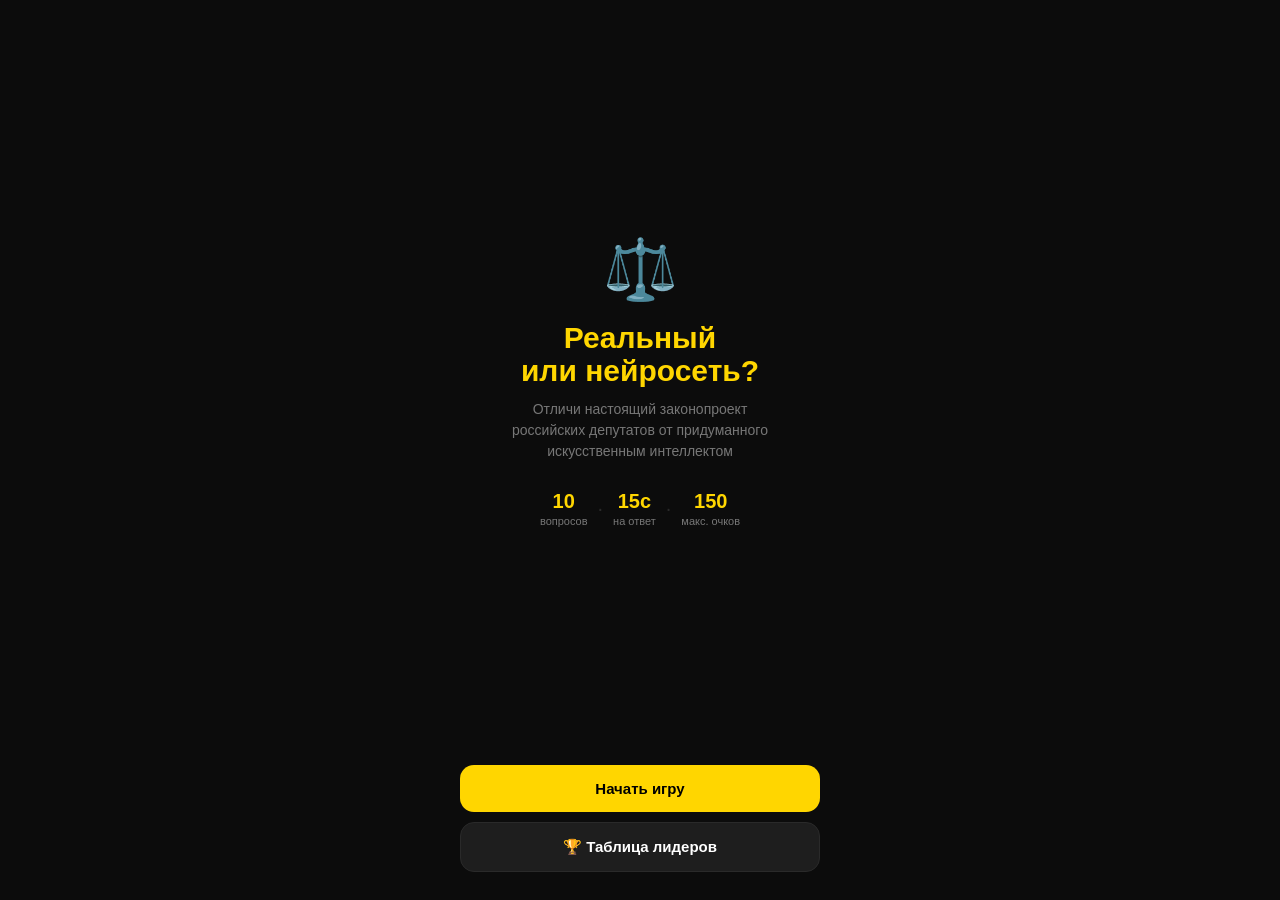
<file: index.html>
<!DOCTYPE html>
<html lang="ru">
<head>
  <meta charset="UTF-8">
  <meta name="viewport" content="width=device-width, initial-scale=1.0, maximum-scale=1.0, user-scalable=no">
  <title>Реальный или нейросеть?</title>
  <link rel="stylesheet" href="style.css">
</head>
<body>
  <div id="app">

    <!-- ── Стартовый экран ── -->
    <div id="screen-start" class="screen active">
      <div class="start-top">
        <div class="logo">⚖️</div>
        <h1>Реальный<br>или нейросеть?</h1>
        <p class="subtitle">Отличи настоящий законопроект российских депутатов от придуманного искусственным интеллектом</p>
        <div class="meta-row">
          <div class="meta-item"><span class="meta-val">10</span><span class="meta-label">вопросов</span></div>
          <div class="meta-sep">·</div>
          <div class="meta-item"><span class="meta-val">15с</span><span class="meta-label">на ответ</span></div>
          <div class="meta-sep">·</div>
          <div class="meta-item"><span class="meta-val">150</span><span class="meta-label">макс. очков</span></div>
        </div>
      </div>
      <div class="start-bottom">
        <button id="btn-start" class="btn btn-yellow">Начать игру</button>
        <button id="btn-lb-start" class="btn btn-ghost">🏆 Таблица лидеров</button>
      </div>
    </div>

    <!-- ── Игровой экран ── -->
    <div id="screen-game" class="screen">
      <div class="game-top">
        <div class="game-header">
          <span class="q-counter">Вопрос <b id="q-num">1</b> / 10</span>
          <span class="score-badge">⭐ <b id="score">0</b></span>
        </div>
        <div class="progress-track">
          <div id="progress-fill" class="progress-fill"></div>
        </div>
        <div class="timer-row">
          <div class="timer-track">
            <div id="timer-fill" class="timer-fill"></div>
          </div>
          <span id="timer-text" class="timer-text">15</span>
        </div>
      </div>

      <div id="bill-card" class="bill-card">
        <span class="bill-tag">ЗАКОНОПРОЕКТ</span>
        <h2 id="bill-title"></h2>
        <p id="bill-desc"></p>
      </div>

      <div id="answer-reveal" class="answer-reveal hidden">
        <div id="answer-verdict" class="answer-verdict"></div>
        <div id="answer-explanation" class="answer-explanation"></div>
        <button id="btn-next" class="btn btn-yellow next-btn">Следующий →</button>
      </div>

      <div id="answer-buttons" class="answer-buttons">
        <button id="btn-real" class="btn-ans btn-real">✅ Реальный</button>
        <button id="btn-fake" class="btn-ans btn-fake">🤖 Нейросеть</button>
      </div>
    </div>

    <!-- ── Экран результата ── -->
    <div id="screen-result" class="screen">
      <div class="result-top">
        <div id="result-emoji" class="result-emoji"></div>
        <h2 id="result-title" class="result-title"></h2>
        <p id="result-desc" class="result-desc"></p>
      </div>
      <div class="result-score-block">
        <span id="final-score" class="final-score">0</span>
        <span class="final-score-label">очков</span>
      </div>
      <div class="result-stats">
        <div class="result-stat green">
          <span id="correct-count" class="rs-val">0</span>
          <span class="rs-label">правильных</span>
        </div>
        <div class="result-stat red">
          <span id="wrong-count" class="rs-val">0</span>
          <span class="rs-label">ошибок</span>
        </div>
      </div>
      <div class="result-actions">
        <button id="btn-share" class="btn btn-yellow">📤 Поделиться</button>
        <button id="btn-play-again" class="btn btn-ghost">🔄 Сыграть ещё раз</button>
        <button id="btn-lb-result" class="btn btn-ghost">🏆 Таблица лидеров</button>
      </div>
    </div>

    <!-- ── Таблица лидеров ── -->
    <div id="screen-leaderboard" class="screen">
      <div class="lb-header">
        <button id="btn-back" class="btn-back">← Назад</button>
        <h2 class="lb-title">🏆 Лидеры</h2>
      </div>
      <div id="lb-list" class="lb-list"></div>
    </div>

  </div>
  <script src="https://telegram.org/js/telegram-web-app.js"></script>
  <script src="game.js"></script>
</body>
</html>
</file>
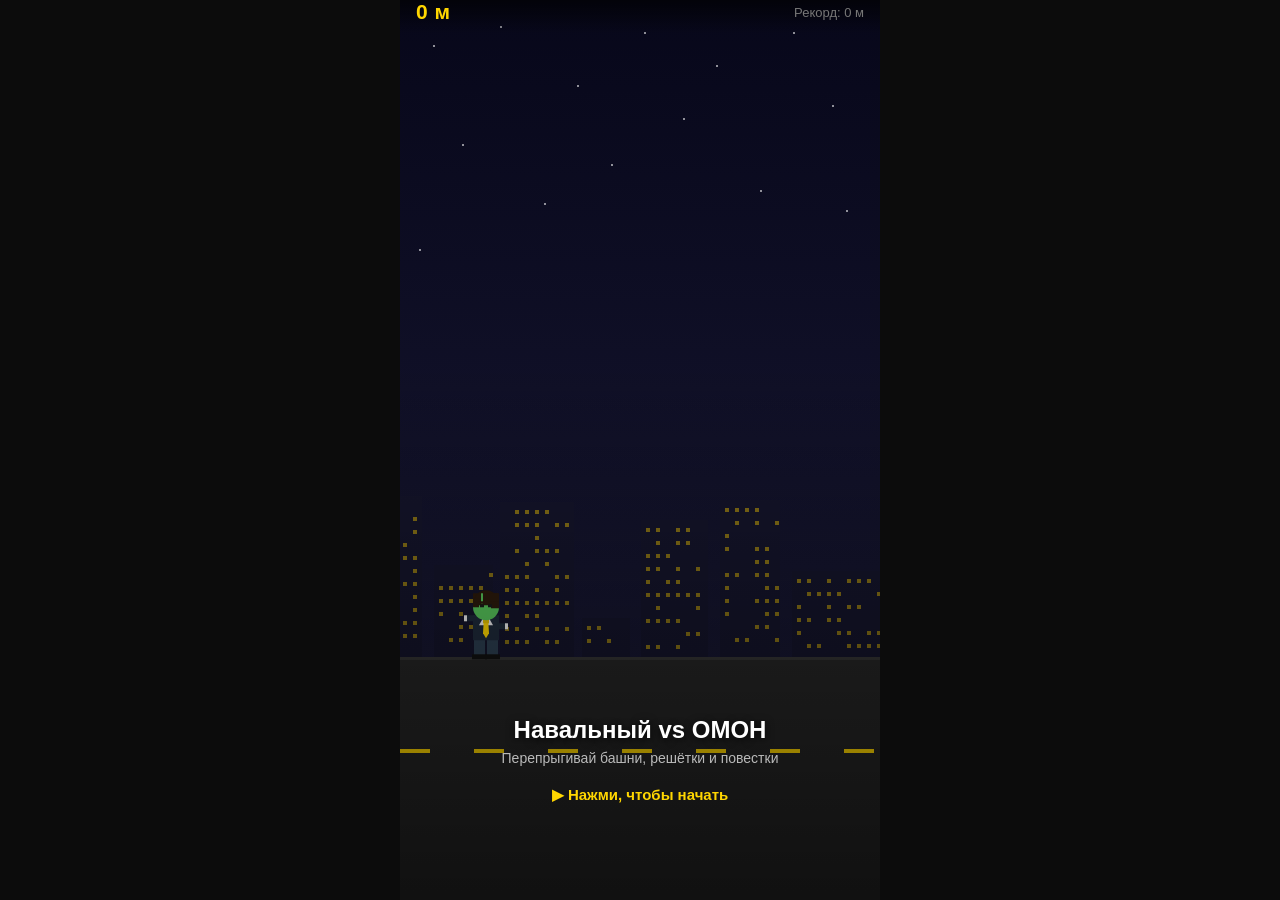
<file: runner.html>
<!DOCTYPE html>
<html lang="ru">
<head>
  <meta charset="UTF-8">
  <meta name="viewport" content="width=device-width, initial-scale=1, viewport-fit=cover, user-scalable=no">
  <title>Навальный vs ОМОН</title>
  <script src="https://telegram.org/js/telegram-web-app.js"></script>
  <style>
    :root {
      --yellow: #FFD600;
      --bg: #0C0C0C;
      --card: #161616;
      --text: #FFFFFF;
      --muted: #777777;
    }
    * { margin: 0; padding: 0; box-sizing: border-box; -webkit-tap-highlight-color: transparent; }
    html, body {
      width: 100%;
      height: 100%;
      overflow: hidden;
      background: var(--bg);
      color: var(--text);
      font-family: -apple-system, BlinkMacSystemFont, 'Segoe UI', Roboto, sans-serif;
      user-select: none;
    }
    body {
      display: flex;
      justify-content: center;
    }
    #wrapper {
      position: relative;
      width: 100%;
      max-width: 480px;
      height: 100dvh;
      overflow: hidden;
    }
    canvas {
      display: block;
      width: 100%;
      height: 100%;
    }

    /* HUD: score bar */
    #hud {
      position: absolute;
      top: 0; left: 0; right: 0;
      padding: env(safe-area-inset-top, 10px) 16px 10px;
      display: flex;
      justify-content: space-between;
      align-items: center;
      background: linear-gradient(180deg, rgba(0,0,0,0.65) 0%, transparent 100%);
      pointer-events: none;
    }
    #score  { font-size: 21px; font-weight: 800; color: var(--yellow); letter-spacing: 0.5px; }
    #record { font-size: 13px; color: var(--muted); }

    /* Idle hint */
    #hint {
      position: absolute;
      inset: 0;
      display: flex;
      flex-direction: column;
      align-items: center;
      justify-content: flex-end;
      padding-bottom: 20%;
      background: linear-gradient(180deg, transparent 40%, rgba(0,0,0,0.55) 100%);
      pointer-events: none;
    }
    .hint-title {
      font-size: 24px;
      font-weight: 900;
      text-align: center;
      margin-bottom: 6px;
      text-shadow: 0 2px 8px rgba(0,0,0,0.8);
    }
    .hint-sub {
      font-size: 14px;
      color: rgba(255,255,255,0.7);
      text-align: center;
    }
    .hint-tap {
      margin-top: 20px;
      font-size: 15px;
      font-weight: 700;
      color: var(--yellow);
      animation: blink 1.2s ease-in-out infinite;
    }
    @keyframes blink {
      0%, 100% { opacity: 1; }
      50%       { opacity: 0.35; }
    }

    /* Game over overlay */
    #gameover {
      position: absolute;
      inset: 0;
      display: none;
      flex-direction: column;
      align-items: center;
      justify-content: center;
      gap: 8px;
      background: rgba(0,0,0,0.8);
      backdrop-filter: blur(4px);
    }
    #gameover.show { display: flex; }
    .over-icon  { font-size: 56px; line-height: 1; }
    .over-title { font-size: 26px; font-weight: 900; margin-top: 4px; }
    .over-dist  { font-size: 52px; font-weight: 900; color: var(--yellow); line-height: 1.1; margin-top: 6px; }
    .over-label { font-size: 13px; color: var(--muted); }
    .over-rec   { font-size: 15px; color: var(--muted); margin-top: 2px; }
    #btn-restart {
      margin-top: 28px;
      padding: 15px 52px;
      background: var(--yellow);
      color: #000;
      border: none;
      border-radius: 16px;
      font-size: 17px;
      font-weight: 800;
      cursor: pointer;
      transition: transform 0.1s;
    }
    #btn-restart:active { transform: scale(0.96); }
  </style>
</head>
<body>
<div id="wrapper">
  <canvas id="c"></canvas>

  <div id="hud">
    <div style="display:flex;align-items:center;gap:8px">
      <span id="score">0 м</span>
      <span id="mult-badge" style="display:none;background:#FFD600;color:#000;font-size:11px;font-weight:900;padding:2px 8px;border-radius:10px;line-height:1.4">×2</span>
    </div>
    <span id="record">Рекорд: 0 м</span>
  </div>

  <div id="hint">
    <div class="hint-title">Навальный vs ОМОН</div>
    <div class="hint-sub">Перепрыгивай башни, решётки и повестки</div>
    <div class="hint-tap">▶ Нажми, чтобы начать</div>
  </div>

  <div id="gameover">
    <div class="over-icon">🚔</div>
    <div class="over-title">Поймали!</div>
    <div class="over-dist" id="over-dist">0 м</div>
    <div class="over-label">пробежал</div>
    <div class="over-rec" id="over-rec">Рекорд: 0 м</div>
    <button id="btn-restart">Снова</button>
  </div>
</div>

<script src="runner.js"></script>
</body>
</html>
</file>
<file: style.css>
* { margin: 0; padding: 0; box-sizing: border-box; -webkit-tap-highlight-color: transparent; }

:root {
  --yellow: #FFD600;
  --yellow-dim: #E6C200;
  --bg: #0C0C0C;
  --card: #161616;
  --elevated: #1E1E1E;
  --border: #2A2A2A;
  --text: #FFFFFF;
  --muted: #777777;
  --green: #3DD68C;
  --green-dim: rgba(61, 214, 140, 0.15);
  --red: #FF5252;
  --red-dim: rgba(255, 82, 82, 0.12);
}

html, body {
  width: 100%; height: 100%;
  background: var(--bg);
  color: var(--text);
  font-family: -apple-system, BlinkMacSystemFont, 'Segoe UI', Roboto, sans-serif;
  overflow: hidden;
}

#app {
  width: 100%; height: 100dvh;
  max-width: 480px;
  margin: 0 auto;
  position: relative;
  overflow: hidden;
}

/* ── Screens ── */
.screen {
  position: absolute; inset: 0;
  display: flex; flex-direction: column;
  padding: 0 16px;
  opacity: 0; pointer-events: none;
  transition: opacity 0.25s ease;
  overflow-y: auto;
}
.screen.active { opacity: 1; pointer-events: all; }

/* ── Start screen ── */
.start-top {
  flex: 1; display: flex; flex-direction: column;
  align-items: center; justify-content: center;
  text-align: center; padding-top: 20px;
}
.logo { font-size: 60px; margin-bottom: 16px; }
h1 {
  font-size: 30px; font-weight: 900;
  line-height: 1.1; color: var(--yellow);
  margin-bottom: 12px;
}
.subtitle {
  font-size: 14px; line-height: 1.5;
  color: var(--muted); max-width: 280px;
  margin-bottom: 28px;
}
.meta-row {
  display: flex; align-items: center; gap: 10px;
  margin-bottom: 8px;
}
.meta-item { display: flex; flex-direction: column; align-items: center; gap: 2px; }
.meta-val { font-size: 20px; font-weight: 800; color: var(--yellow); }
.meta-label { font-size: 11px; color: var(--muted); }
.meta-sep { color: var(--border); font-size: 20px; }

.start-bottom {
  padding: 16px 0 28px;
  display: flex; flex-direction: column; align-items: center; gap: 10px;
}

/* ── Buttons ── */
.btn {
  width: 100%; max-width: 360px;
  padding: 15px; border-radius: 14px; border: none;
  font-size: 15px; font-weight: 700; cursor: pointer;
  transition: opacity 0.15s, transform 0.12s;
}
.btn:active { transform: scale(0.97); opacity: 0.85; }

.btn-yellow { background: var(--yellow); color: #000; }
.btn-ghost {
  background: var(--elevated); color: var(--text);
  border: 1px solid var(--border);
}

/* ── Game screen ── */
#screen-game { padding-top: 14px; gap: 0; }

.game-top { width: 100%; margin-bottom: 10px; }

.game-header {
  display: flex; justify-content: space-between; align-items: center;
  margin-bottom: 8px;
}
.q-counter { font-size: 13px; color: var(--muted); }
.score-badge { font-size: 15px; font-weight: 700; color: var(--yellow); }

.progress-track {
  width: 100%; height: 3px; background: var(--elevated);
  border-radius: 2px; overflow: hidden; margin-bottom: 10px;
}
.progress-fill {
  height: 100%; background: var(--yellow);
  border-radius: 2px; transition: width 0.4s ease;
}

.timer-row {
  display: flex; align-items: center; gap: 8px;
}
.timer-track {
  flex: 1; height: 5px; background: var(--elevated);
  border-radius: 3px; overflow: hidden;
}
.timer-fill {
  height: 100%; background: var(--yellow);
  border-radius: 3px;
  transition: width 1s linear, background 0.4s ease;
}
.timer-fill.warn { background: #FF8C00; }
.timer-fill.danger { background: var(--red); }
.timer-text { font-size: 11px; font-weight: 700; color: var(--muted); min-width: 18px; text-align: right; }

/* ── Bill card ── */
.bill-card {
  width: 100%; background: var(--card);
  border: 1px solid var(--border); border-radius: 18px;
  padding: 18px; margin-bottom: 12px;
  flex: 1; min-height: 0;
  display: flex; flex-direction: column;
}
.bill-tag {
  display: inline-block; background: var(--elevated);
  color: var(--muted); font-size: 9px; font-weight: 700;
  letter-spacing: 1.8px; padding: 3px 9px;
  border-radius: 20px; margin-bottom: 12px; align-self: flex-start;
}
#bill-title {
  font-size: 14px; font-weight: 700; line-height: 1.45;
  color: var(--text); margin-bottom: 10px;
}
#bill-desc {
  font-size: 13px; line-height: 1.55;
  color: #BBBBBB; flex: 1;
}

/* ── Answer reveal ── */
.answer-reveal { width: 100%; margin-bottom: 10px; }
.answer-reveal.hidden { display: none; }

.answer-verdict {
  font-size: 17px; font-weight: 800;
  text-align: center; margin-bottom: 10px; padding: 10px;
  border-radius: 10px;
}
.answer-verdict.correct { color: var(--green); background: var(--green-dim); }
.answer-verdict.wrong   { color: var(--red);   background: var(--red-dim); }
.answer-verdict.timeout { color: var(--muted);  background: var(--elevated); }

.answer-explanation {
  background: var(--elevated); border-radius: 12px;
  padding: 12px; font-size: 12px; line-height: 1.55;
  color: #BBBBBB; margin-bottom: 10px;
  white-space: pre-line;
}

.next-btn { padding: 13px; }

/* ── Answer buttons ── */
.answer-buttons {
  width: 100%; display: flex; gap: 10px; padding-bottom: 20px;
}
.btn-ans {
  flex: 1; padding: 16px 8px; border-radius: 14px; border: 2px solid;
  font-size: 14px; font-weight: 700; cursor: pointer;
  transition: all 0.15s;
}
.btn-ans:active { transform: scale(0.96); }

.btn-real {
  background: var(--green-dim); color: var(--green);
  border-color: rgba(61,214,140,0.25);
}
.btn-fake {
  background: var(--red-dim); color: var(--red);
  border-color: rgba(255,82,82,0.2);
}
.btn-ans.correct {
  background: var(--green); color: #000; border-color: var(--green);
}
.btn-ans.wrong {
  background: rgba(255,82,82,0.08); color: rgba(255,82,82,0.3);
  border-color: rgba(255,82,82,0.1);
}
.btn-ans:disabled { cursor: default; }

/* ── Result screen ── */
#screen-result {
  align-items: center; justify-content: center; gap: 0;
  padding-top: 10px;
}
.result-top { text-align: center; margin-bottom: 16px; }
.result-emoji { font-size: 72px; margin-bottom: 10px; }
.result-title { font-size: 22px; font-weight: 900; margin-bottom: 6px; }
.result-desc { font-size: 13px; color: var(--muted); line-height: 1.5; max-width: 280px; }

.result-score-block {
  display: flex; flex-direction: column; align-items: center;
  margin-bottom: 16px;
}
.final-score { font-size: 80px; font-weight: 900; line-height: 1; color: var(--yellow); }
.final-score-label { font-size: 14px; color: var(--muted); }

.result-stats {
  display: flex; gap: 28px; margin-bottom: 28px;
}
.result-stat {
  display: flex; flex-direction: column; align-items: center;
  background: var(--elevated); border-radius: 12px;
  padding: 12px 20px; gap: 4px;
}
.result-stat.green .rs-val { color: var(--green); }
.result-stat.red   .rs-val { color: var(--red); }
.rs-val   { font-size: 28px; font-weight: 900; }
.rs-label { font-size: 11px; color: var(--muted); }

.result-actions {
  width: 100%; display: flex; flex-direction: column;
  align-items: center; gap: 10px; padding-bottom: 24px;
}

/* ── Leaderboard ── */
#screen-leaderboard { padding-top: 14px; }

.lb-header { display: flex; align-items: center; gap: 10px; margin-bottom: 16px; }
.btn-back {
  background: none; border: none; color: var(--yellow);
  font-size: 15px; cursor: pointer; padding: 4px;
}
.lb-title { font-size: 20px; font-weight: 800; }

.lb-list { width: 100%; display: flex; flex-direction: column; gap: 8px; }

.lb-item {
  display: flex; align-items: center; gap: 12px;
  background: var(--card); border: 1px solid var(--border);
  border-radius: 12px; padding: 12px 14px;
}
.lb-rank { font-size: 16px; font-weight: 800; width: 28px; color: var(--muted); text-align: center; }
.lb-name { flex: 1; font-size: 14px; font-weight: 600; }
.lb-name.you { color: var(--yellow); }
.lb-score { font-size: 15px; font-weight: 800; color: var(--yellow); }

.lb-empty {
  text-align: center; color: var(--muted);
  font-size: 14px; line-height: 1.6; padding: 40px 0;
}
</file>
